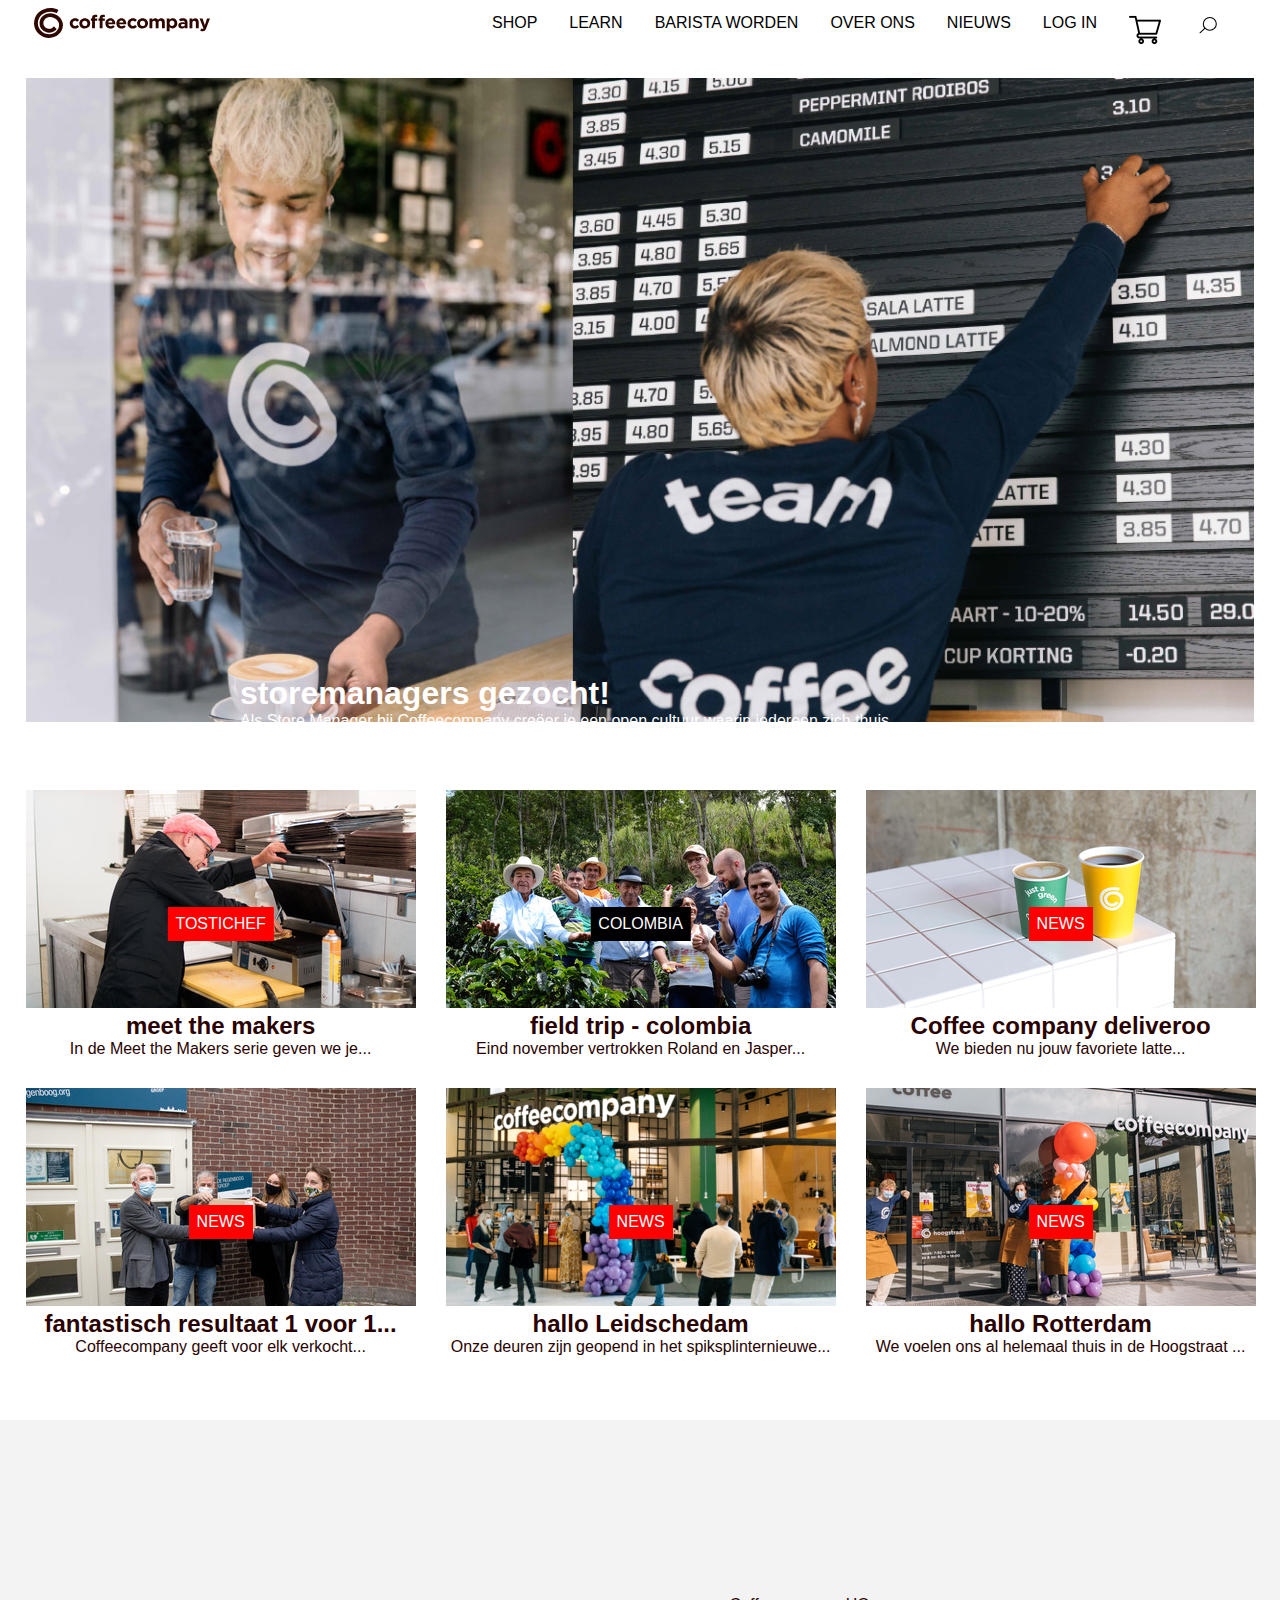
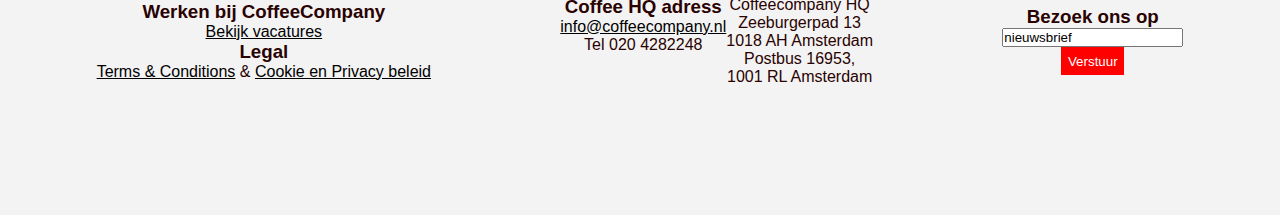
<file: Frontend 21/index.html>
<!doctype html>
<html lang="nl">
    <head>
        <meta charset="UTF-8">
        <meta name="author" content="Denise Bartling">
        <meta name="viewport" content="width=device-width, initial-scale=1">
        <title>CoffeeCompany</title>
        <link href="styles/style.css" rel="stylesheet">
        <link rel="icon" type="image/svg+xml" href="images/ccfaveicon.jpg">
    </head>
    <body>

    <!-- start mobile menu -->
    <nav class="mobilemenu">
        <ul>
            <li><a href="shop.html">SHOP</a></li>
            <li><a href="learn">LEARN</a></li>
            <li><a href="barista worden">BARISTA WORDEN</a></li>
            <li><a href="over ons">OVER ONS</a></li>
            <li><a href="nieuws">NIEUWS</a></li>
            <li><a href="LOG IN">LOG IN</a></li>
            <li><a href="SEARCH"><img src="images/magnifyingglass.svg" alt="zoeken"></a></li>
        </ul>
    </nav>

        <!-- start header -->
        <header>
            <!-- start nav bar -->
            <nav>
                <ul>
                    <li class="logo"><img src="images/logocoffeecompany.svg" alt="CoffeeCompany"><a href="index.html"></a></li>
                    <li class="hideonmobile"><a href="shop.html">SHOP</a></li>
                    <li class="hideonmobile"><a href="learn">LEARN</a></li>
                    <li class="hideonmobile"><a href="barista worden">BARISTA WORDEN</a></li>
                    <li class="hideonmobile"><a href="over ons">OVER ONS</a></li>
                    <li class="hideonmobile"><a href="nieuws">NIEUWS</a></li>
                    <li class="hideonmobile"><a href="LOG IN">LOG IN</a></li>
                    <li><a href="WINKELWAGEN"><img src="images/shop.png" alt="winkelwagen"></a></li>
                    <li class="hideonmobile"><a href="SEARCH"><img src="images/magnifyingglass.svg" alt="zoeken"></a></li>
                    <li><button id="menu"><img class='hamburgermenu' src="images/hamburgermenu.svg" alt="menu"/></button></li>
                </ul>
            </nav>
        </header>
        
        <!-- start main -->
        <main>
            <section class="storemanager">
                <h1>storemanagers gezocht!</h1>
                <p>Als Store Manager bij Coffeecompany creëer je een open cultuur waarin iedereen zich thuis voelt en kan groeien. Je geeft leiding aan een team barista’s en ben je verantwoordelijk voor je eigen koffiehuis.</p>
                <section class="sollicteren">SOLLICITEREN</section>
            </section>

            <!-- start slider (met hulp) -->
            <section class="slider">
                <img name="slide"/>
                
            </section>

            <!-- start first article row -->
            <section class="container articles">
                <article>
                    <section class="zoom">
                        <img src="images/mangrill.jpg" alt="Tostichef">
                    </section>    
                    <section class="centered">TOSTICHEF</section>
                    <h2>meet the makers</h2>
                    <p>In de Meet the Makers serie geven we je...</p>
                </article>
                <article>
                    <section class="zoom">
                       <img src="images/colombiameneren.jpg" alt="Field trip to columbia">
                    </section>
                       <section class="colombia">COLOMBIA</section>
                    <h2>field trip - colombia</h2>
                    <p>Eind november vertrokken Roland en Jasper...</p>
                </article>
                <article>
                    <section class="zoom">
                        <img src="images/deliveroo.png" alt="Coffee company deliveroo">
                    </section>
                        <section class="centered">NEWS</section>
                    <h2>Coffee company deliveroo</h2>
                    <p>We bieden nu jouw favoriete latte...</p>
                </article>
                <article>
                    <section class="zoom">
                        <img src="images/inzamelingsactie.jpeg" alt="Fantastisch resultaat 1 voor 1 inzamelingsactie">
                    </section>
                        <section class="centered">NEWS</section>
                    <h2>fantastisch resultaat 1 voor 1...</h2>
                    <p>Coffeecompany geeft voor elk verkocht...</p>
                </article>
                <article>
                    <section class="zoom">
                        <img src="images/ccleidschedam.png" alt="Hallo Leidschedam">
                    </section>
                    <section class="centered">NEWS</section>
                    <h2>hallo Leidschedam</h2>
                    <p>Onze deuren zijn geopend in het spiksplinternieuwe...</p>
                </article>
                <article>
                    <section class="zoom">
                        <img src="images/ccrotterdam.jpg" alt="Hallo Rotterdam">
                    </section>
                    <section class="centered">NEWS</section>
                    <h2>hallo Rotterdam</h2>
                    <p>We voelen ons al helemaal thuis in de Hoogstraat ...</p>
                </article>
            </section>
        </main>
        
        <!-- footer -->
        <footer>
            <!-- start footer article row -->
            <section class="container footer">
                <!-- footer article 1 -->
                <article>
                    <h3>Werken bij CoffeeCompany</h3>
                    <a href="bekijkdevacatures">Bekijk vacatures</a>
                    <h3>Legal</h3>
                    <p><a href="termsandconditions">Terms & Conditions</a> & <a href="cookieenprivacybeleid">Cookie en Privacy beleid</a>
                    </p>
                </article>
                
                <!-- footer article 2 -->
                <article>
                    <section class="container">
                        <section class="item">
                            <h3>Coffee HQ adress</h3>
                            <ul>
                                <li><a href="mailto:info@coffeecompany.nl">info@coffeecompany.nl</a></li>
                                <li>Tel 020 4282248</li>
                            </ul>
                        </section>
                        <section class="item">
                            <ul>
                                <li>Coffeecompany HQ</li>
                                <li>Zeeburgerpad 13</li>
                                <li>1018 AH Amsterdam</li>
                                <li>Postbus 16953,</li>
                                <li>1001 RL Amsterdam</li>
                            </ul>
                        </section>
                    </section>
                </article>
                
                <!-- footer article 3 -->
                <article>
                    <h3>Bezoek ons op</h3>
                    <form>
                        <input type="nieuwsbrief email" value="nieuwsbrief ">
                    </form>
                    <button>Verstuur</button>
                </article>
            </section>
        </footer>
        
        <!-- make connecention with javascript file -->
        <script src="scripts/script.js"></script>
    </body>
</html>
</file>
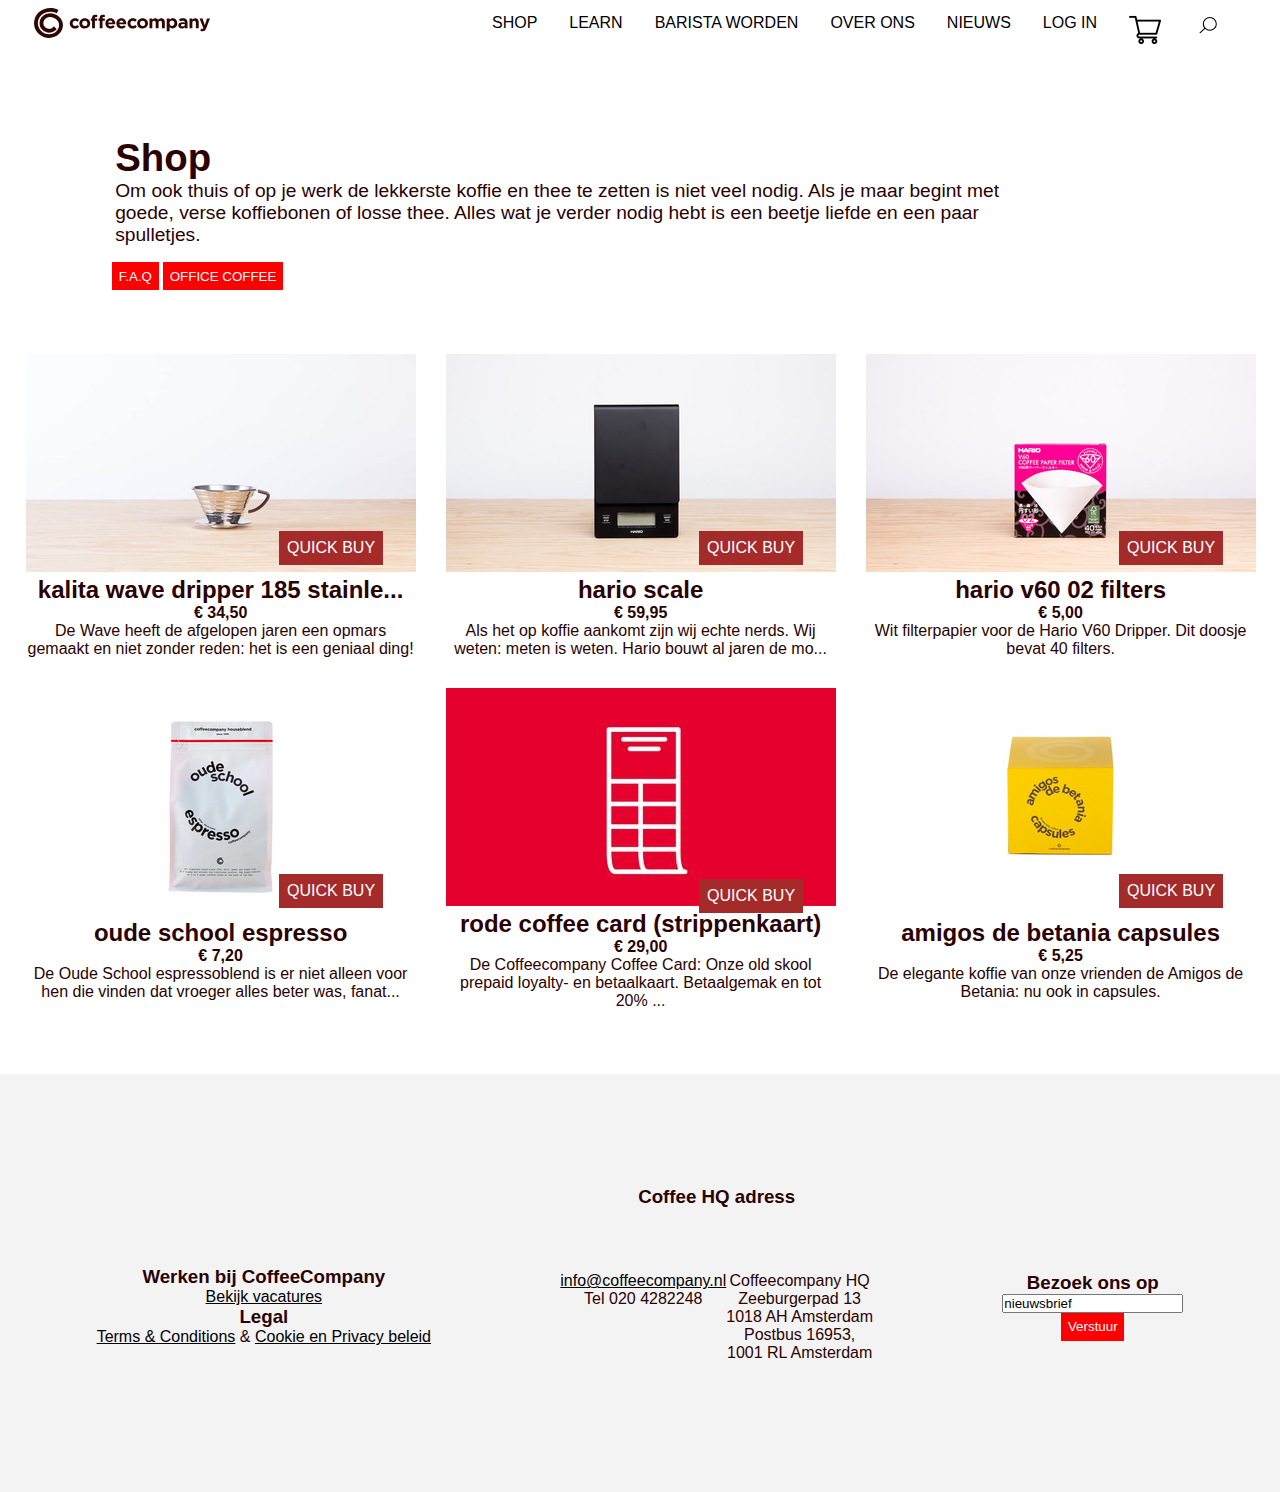
<file: Frontend 21/shop.html>
<!doctype html>
<html lang="nl">
    <head>
        <meta charset="UTF-8">
        <meta name="author" content="Denise Bartling">
        <meta name="viewport" content="width=device-width, initial-scale=1">
        <title>Shop | CoffeeCompany</title>
        <link href="styles/style.css" rel="stylesheet">
        <link rel="icon" type="image/svg+xml" href="images/ccfaveicon.jpg">
    </head>
    <body>

    <!-- start mobile menu -->
    <nav class="mobilemenu">
        <ul>
            <li><a href="shop.html">SHOP</a></li>
            <li><a href="learn">LEARN</a></li>
            <li><a href="barista worden">BARISTA WORDEN</a></li>
            <li><a href="over ons">OVER ONS</a></li>
            <li><a href="nieuws">NIEUWS</a></li>
            <li><a href="LOG IN">LOG IN</a></li>
            <li><a href="SEARCH"><img src="images/magnifyingglass.svg" alt="zoeken"></a></li>
        </ul>
    </nav>

        <!-- start header -->
        <header>
            <!-- start nav bar -->
            <nav>
                <ul>
                    <li class="logo"><img src="images/logocoffeecompany.svg" alt="CoffeeCompany"><a href="index.html"></a></li>
                    <li class="hideonmobile"><a href="shop.html">SHOP</a></li>
                    <li class="hideonmobile"><a href="learn">LEARN</a></li>
                    <li class="hideonmobile"><a href="barista worden">BARISTA WORDEN</a></li>
                    <li class="hideonmobile"><a href="over ons">OVER ONS</a></li>
                    <li class="hideonmobile"><a href="nieuws">NIEUWS</a></li>
                    <li class="hideonmobile"><a href="LOG IN">LOG IN</a></li>
                    <li><a href="WINKELWAGEN"><img src="images/shop.png" alt="winkelwagen"></a></li>
                    <li class="hideonmobile"><a href="SEARCH"><img src="images/magnifyingglass.svg" alt="zoeken"></a></li>
                    <li><button id="menu"><img class='hamburgermenu' src="images/hamburgermenu.svg" alt="menu"/></button></li>
                </ul>
            </nav>
        </header>
        
        <!-- start main -->
        <main>
            <section class="shopintro">
                <h1>Shop</h1>
                <p>Om ook thuis of op je werk de lekkerste koffie en thee te zetten is niet veel nodig. Als je maar begint met goede, verse koffiebonen of losse thee. Alles wat je verder nodig hebt is een beetje liefde en een paar spulletjes.</p> 
            </section>
            
            <section class="buttons">
                <button>F.A.Q</button>
                <button>OFFICE COFFEE</button>
            </section>

            <!-- start first article row -->
                <section class="container articles">
                    <article>
                        <section class="zoom">
                            <img src="images/shop1.jpeg" alt="Wave dripper">
                        </section>
                            <section class="quickbuy">QUICK BUY</section>
                            <h2>kalita wave dripper 185 stainle...</h2>
                            <h4>€ 34,50</h4>
                            <p>De Wave heeft de afgelopen jaren een opmars gemaakt en niet zonder reden: het is een geniaal ding!</p>
                    </article>
                    <article>
                        <section class="zoom">
                            <img src="images/shop2.jpeg" alt="Koffiefilters">
                        </section>    
                            <section class="quickbuy">QUICK BUY</section>
                            <h2>hario scale</h2>
                            <h4>€ 59,95</h4>
                            <p>Als het op koffie aankomt zijn wij echte nerds. Wij weten: meten is weten. Hario bouwt al jaren de mo...</p>
                    </article>
                    <article>
                        <section class="zoom">
                           <img src="images/shop3.jpeg" alt="Koffiefilters">
                        </section>   
                        <section class="quickbuy">QUICK BUY</section>
                        <h2>hario v60 02 filters</h2>
                        <h4>€ 5,00</h4>
                        <p>Wit filterpapier voor de Hario V60 Dripper. Dit doosje bevat 40 filters.</p>
                    </article>
        
                    <article>
                        <section class="zoom">
                            <img src="images/shop4.jpeg" alt="Koffiebonen">
                        </section>    
                        <section class="quickbuy">QUICK BUY</section>
                            <h2>oude school espresso</h2>
                            <h4>€ 7,20</h4>
                            <p>De Oude School espressoblend is er niet alleen voor hen die vinden dat vroeger alles beter was, fanat...</p>
                    </article>
                    <article>
                        <section class="zoom">
                            <img src="images/shop5.jpeg" alt="Strippenkaart">
                        </section>     
                        <section class="quickbuy">QUICK BUY</section>
                            <h2>rode coffee card (strippenkaart)</h2>
                            <h4>€ 29,00</h4>
                            <p>De Coffeecompany Coffee Card: Onze old skool prepaid loyalty- en betaalkaart. Betaalgemak en tot 20% ...</p>
                    </article>
                    <article>
                        <section class="zoom">
                          <img src="images/shop6.jpeg" alt="Koffiecapsules">
                        </section>  
                        <section class="quickbuy">QUICK BUY</section>
                            <h2>amigos de betania capsules</h2>
                            <h4>€ 5,25</h4>
                            <p>De elegante koffie van onze vrienden de Amigos de Betania: nu ook in capsules.</p>
                    </article>
                </section>
            </main>
                
                <!-- footer -->
                <footer>
                    <!-- start footer article row -->
                    <section class="container footer">
                        <!-- footer article 1 -->
                        <article>
                            <h3>Werken bij CoffeeCompany</h3>
                            <a href="bekijkdevacatures">Bekijk vacatures</a>
                            <h3>Legal</h3>
                            <p><a href="termsandconditions">Terms & Conditions</a> & <a href="cookieenprivacybeleid">Cookie en Privacy beleid</a>
                            </p>
                        </article>
                        
                        <!-- footer article 2 -->
                        <article>
                            <h3>Coffee HQ adress</h3>
                            <section class="container">
                                <section class="item">
                                    <ul>
                                        <li><a href="mailto:info@coffeecompany.nl">info@coffeecompany.nl</a></li>
                                        <li>Tel 020 4282248</li>
                                    </ul>
                                </section>
                                <section class="item">
                                    <ul>
                                        <li>Coffeecompany HQ</li>
                                        <li>Zeeburgerpad 13</li>
                                        <li>1018 AH Amsterdam</li>
                                        <li>Postbus 16953,</li>
                                        <li>1001 RL Amsterdam</li>
                                    </ul>
                                </section>
                            </section>
                        </article>
                        
                        <!-- footer article 3 -->
                        <article>
                            <h3>Bezoek ons op</h3>
                            <form>
                                <input type="nieuwsbrief email" value="nieuwsbrief ">
                            </form>
                            <button>Verstuur</button>
                        </article>
                    </section>
                </footer>
                
            <!-- make connecention with javascript file -->
            <script src="scripts/script.js"></script>
    </body>
</html>
</file>
<file: Frontend 21/styles/style.css>
/* CSS Document */
/* Standard CSS for the whole website to fit the webpage */
*, *::after, *::before {
    box-sizing:border-box;  
    margin: 0;
    padding: 0;
}
/* css for fonts*/
body {
    font-family: 'Noto Sans', sans-serif;
    color: #290201;
}

image{
    max-width: 100%;
}

/* css to make the section display flex (container) */ 
.container{
    display: flex;
    margin: 4em;
}

/* css for article in the container section */
article{
    margin: auto;
    text-align: center;
    position: relative;
    max-width: 96vw;
}

nav{
    margin-left: auto;
    margin-right: auto;
    width: 1400px;
    max-width: 96%;
    
}

nav ul{
    display: flex;
    flex-direction: row;
    list-style-type: none;
}

nav ul .logo{
    margin-right: auto;
}

/* css for image logo in nav bar*/
nav img{
    padding: 8px;
    width: 12em;
}

/* css for images in nav bar */
nav li a img{
    width: 2em;
    padding: 0;
}

/* css for the items in nav bar */
nav li a {
    display: block;
    text-align: center;
    padding: 14px 16px;
    text-decoration: none;
    left: 50%;
}

button#menu {
    background: transparent;
}
nav ul .hamburgermenu{
    background: transparent;
    border: 0px;
    height: 40px;
    width: 40px;
    transform: rotate(0);
    transition: 0.3s ease transform;
}
nav ul .hamburgermenu.active{
    transform: rotate(90deg);
}

/* css to get text over slider */
.storemanager {
    position: absolute;
    top: 80%;
    left: 45%;
    transform: translate(-50%, -50%);
    color: white;
    padding: 1em;
}

/* css for the image slider */
.slider{
    margin-left: auto;
    margin-right: auto;
    width: 1400px;
    max-width: 96%;
    height: auto;
    

}
.slider img{
    width: 100%;
}

.container.articles {
    display: grid;
    grid-template-columns: repeat(3, 1fr);
    grid-gap: 30px;
    margin-left: auto;
    margin-right: auto;
    width: 1400px;
    max-width: 96%;
}


/* css to get text over article images) */
.centered {
    position: absolute;
    top: 50%;
    left: 50%;
    transform: translate(-50%, -50%);
    color: white;
    background-color: red;
    padding: 0.5em;
}

/* css to get text over article images (colombia image) */
.colombia {
    position: absolute;
    top: 50%;
    left: 50%;
    transform: translate(-50%, -50%);
    color: white;
    background-color: black;
    padding: 0.5em;
}

/* css to get text over article (shop images) */
.quickbuy {
    position: absolute;
    bottom: 25%;
    right: -5%;
    transform: translate(-50%, -50%);
    color: white;
    background-color: brown;
    padding: 0.5em;
}

/* css to get text over article (solliciteren) */
.sollicteren {
    position: absolute;
    bottom: -60%;
    left: 10%;
    transform: translate(-50%, -50%);
    color: white;
    background-color: #fc2a34;
    padding: 0.3em;
}

/* css fot all the a elements */
a {
    color: black;
    background-color: none;    
}

.shopintro {
    padding-top: 3em;
    padding-left: 6em;
    width: 80%;
    font-size: 120%;
}

.buttons{
    margin-top:  1em;
    margin-left: 7em;

}

button {
    color: white;
    background-color: red;
    padding: 0.5em;
    border: none;
}

/*
a:hover {
    opacity: 50%;
    border-radius:10px;
  }
/* Source https://codepen.io/Aardwerk/pen/zYoOJjP */ */


.zoom {
    padding: 50px;
    transition: 0.3s ease transform;
    width: 102%;
    height: 102%;
    margin: 0 auto;
    cursor: pointer;
  }
  
  .zoom:hover {
    -ms-transform: scale(1.1); /* IE 9 */
    -webkit-transform: scale(1.1); /* Safari 3-8 */
    transform: scale(1.1);
    cursor: pointer;
}
/* ^Source zoom https://www.w3schools.com/howto/tryit.asp?filename=tryhow_css_zoom_hover*/


/* css for the footer */
footer{
    background-color: #f3f3f3;
    margin-left: auto;
    margin-right: auto;
    max-width: 100%;
    padding-top: 3em;
    padding-bottom: 0.1em;
}

/* css for the ul in footer */
footer ul{
    list-style-type: none;
    margin: 0;
}

/* mobile menu */
.mobilemenu {
    display: none;
}

.mobilemenu .hideonmobile {
    display: block;
}

.hamburgermenu {
    display: none;
}

/* grid bij max 1200px*/
@media (max-width: 1200px) {
    .container.articles {
        grid-template-columns: repeat(2, 1fr);
    }

    nav .hideonmobile {
        display: none;
    }

    .hamburgermenu {
        display: block;
    }

    .mobilemenu {
        display: block;
        position: absolute;
        top: 77px;
        left: 0;
        bottom: 0;
        width: 80%;
        background-color: #f3f3f3;
        z-index: 99999;
        transform: translateX(-100%);
        transition: 0.3s ease transform;
        border-right: 1px solid #e4e4e4;;
    }

    .mobilemenu.active {
        transform: translateX(0);
    }

    .mobilemenu ul {
        flex-direction: column;
        background: #fff;
    }

    .mobilemenu li {
        border-bottom: 1px solid #e4e4e4;
    }
}

/* grid bij max 800px*/
@media (max-width: 800px) {
    .container.articles {
        grid-template-columns: repeat(1, 1fr);
    }

    .container.footer {
        flex-direction: column;
    }
}
</file>
